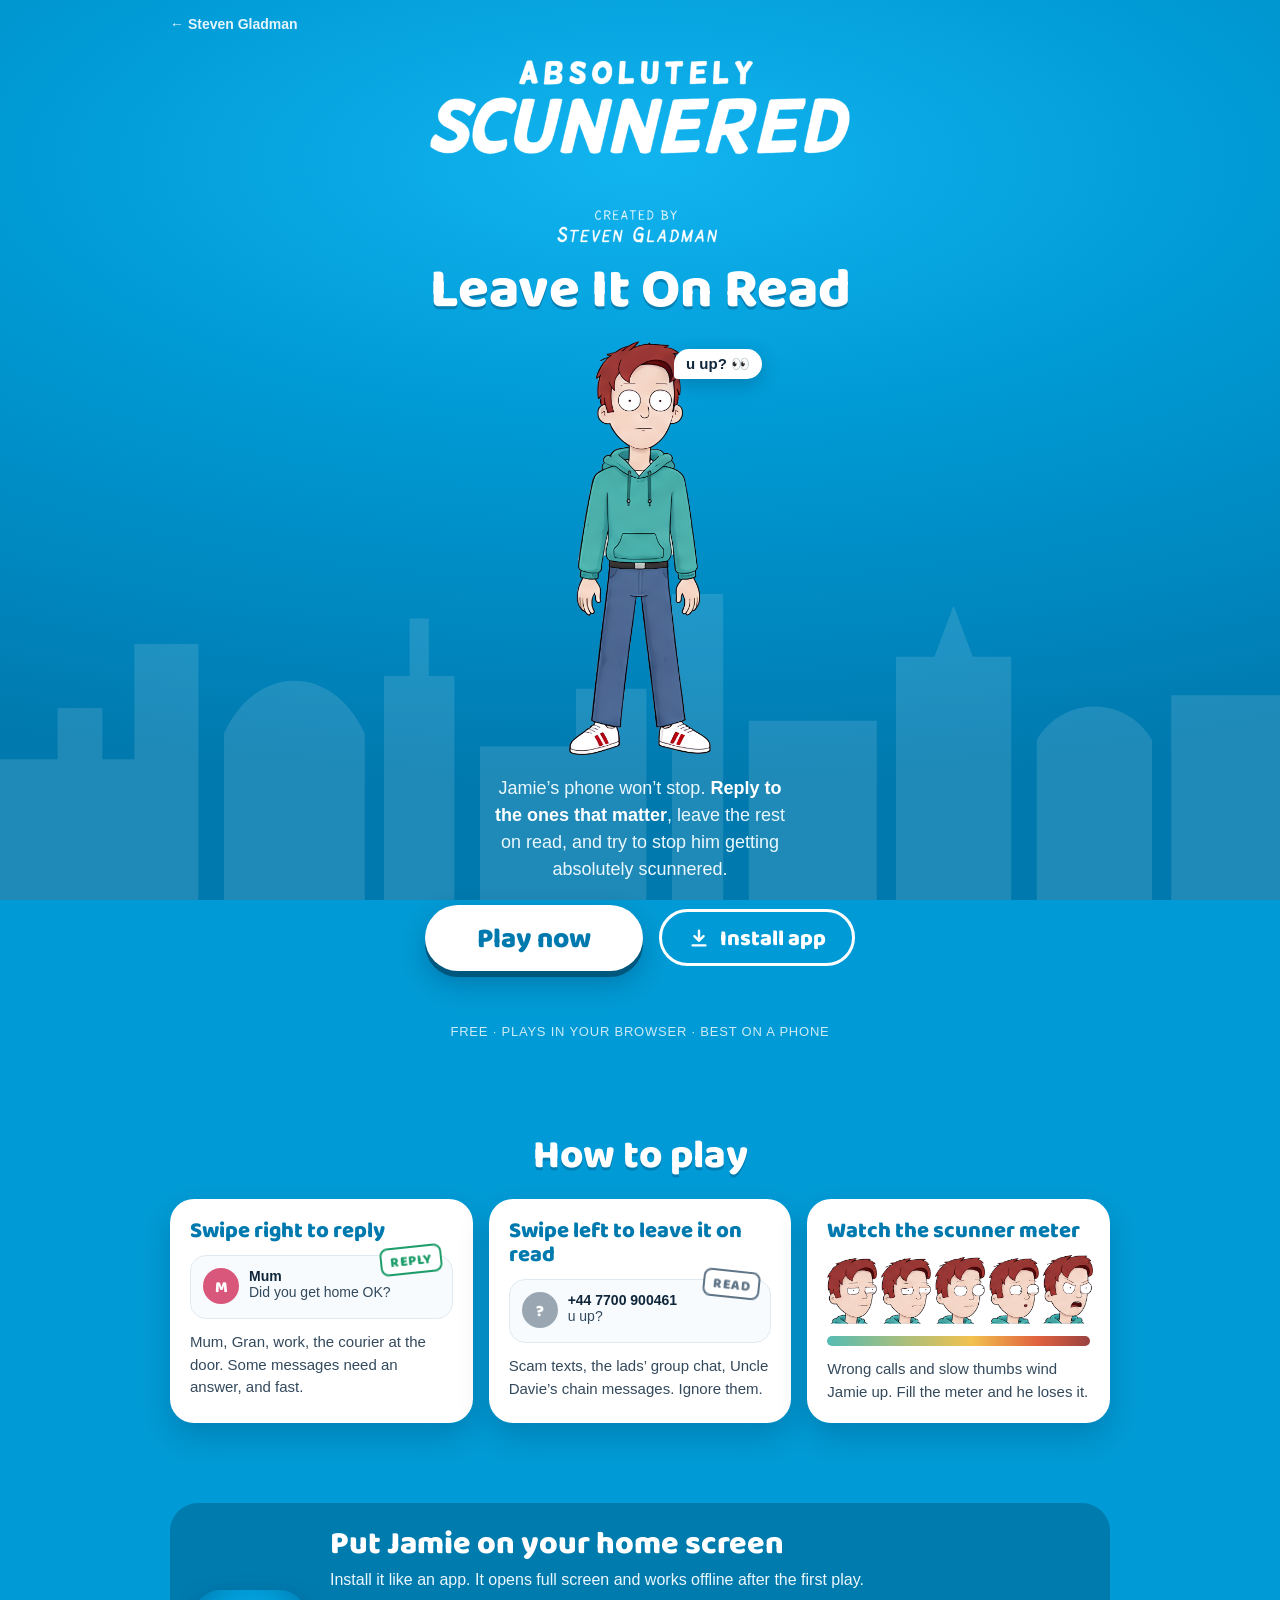
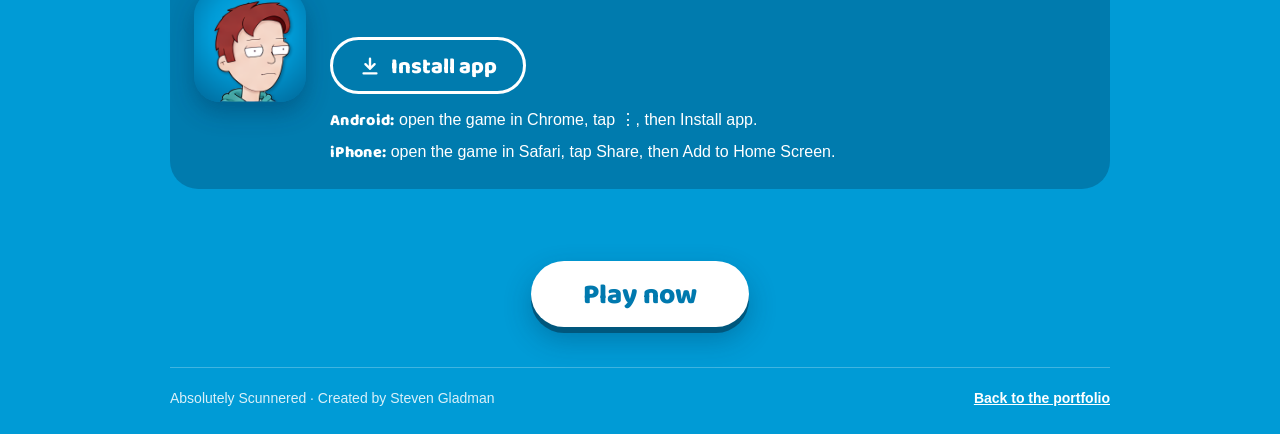
<file: absolutelyscunnered/index.html>
<!doctype html>
<html lang="en-GB">
<head>
  <meta charset="utf-8">
  <meta name="viewport" content="width=device-width, initial-scale=1, viewport-fit=cover">
  <title>Absolutely Scunnered | Leave It On Read</title>
  <meta name="description" content="Play Leave It On Read, a free swipe game starring Jamie from Absolutely Scunnered, the cartoon by Steven Gladman.">
  <meta name="theme-color" content="#009BD6">
  <meta property="og:title" content="Leave It On Read: an Absolutely Scunnered game">
  <meta property="og:description" content="Jamie's phone won't stop. Reply to the ones that matter, leave the rest on read.">
  <meta property="og:image" content="https://stevengladman.co.uk/absolutelyscunnered/icons/icon-512.png">
  <link rel="icon" href="icons/favicon-32.png" sizes="32x32" type="image/png">
  <link rel="apple-touch-icon" href="icons/apple-touch-icon.png">
  <link rel="manifest" href="manifest.webmanifest">
  <meta name="mobile-web-app-capable" content="yes">
  <meta name="apple-mobile-web-app-capable" content="yes">
  <meta name="apple-mobile-web-app-title" content="On Read">
  <link rel="preconnect" href="https://fonts.googleapis.com">
  <link rel="preconnect" href="https://fonts.gstatic.com" crossorigin>
  <link rel="stylesheet" href="https://fonts.googleapis.com/css2?family=Baloo+2:wght@600;800&display=swap">
  <style>
    /* Same world as the game's start screen: title-card blue, white rounded lettering,
       Jamie front and centre. Hero, then how to play, then install, then back to the portfolio. */
    :root {
      --sky: #009BD6;
      --sky-deep: #0079AE;
      --sky-night: #00577D;
      --ink: #10263A;
      --paper: #FFFFFF;
      --mist: #EAF8FF;
      --teal: #56BBB3;
      --hair: #9A4241;
      --muted: #5E7487;
      --ok: #1F9D6B;
      --warn: #FFE3A3;
      --font-display: "Baloo 2", "Arial Rounded MT Bold", "Trebuchet MS", system-ui, sans-serif;
      --font-text: -apple-system, BlinkMacSystemFont, "Segoe UI", Roboto, "Helvetica Neue", Arial, sans-serif;
      color-scheme: light;
    }
    * { box-sizing: border-box; }
    [hidden] { display: none !important; }
    html { scroll-behavior: smooth; }
    body {
      margin: 0;
      background: radial-gradient(120% 70% at 50% 18%, #12B4F0 0%, var(--sky) 40%, var(--sky-deep) 100%) var(--sky);
      background-attachment: fixed;
      color: var(--paper);
      font-family: var(--font-text);
      -webkit-tap-highlight-color: transparent;
    }
    img { max-width: 100%; }
    a { color: inherit; }
    a:focus-visible, button:focus-visible { outline: 3px solid var(--paper); outline-offset: 3px; border-radius: 8px; }

    .skyline { position: fixed; inset: auto 0 0 0; width: 100%; height: 34vh; opacity: .12; pointer-events: none; z-index: 0; }
    .wrap {
      position: relative; z-index: 1;
      max-width: 980px; margin: 0 auto;
      padding-left: max(20px, env(safe-area-inset-left, 0px));
      padding-right: max(20px, env(safe-area-inset-right, 0px));
    }

    /* ---------- Top bar ---------- */
    .topbar { display: flex; justify-content: space-between; align-items: center; gap: 12px; padding-top: max(16px, env(safe-area-inset-top, 0px)); font-size: 14px; }
    .topbar a { text-decoration: none; font-weight: 600; opacity: .9; }
    .topbar a:hover { opacity: 1; text-decoration: underline; text-underline-offset: 3px; }

    /* ---------- Hero ---------- */
    .hero { display: flex; flex-direction: column; align-items: center; text-align: center; gap: 14px; padding-block: 28px 56px; }
    .hero__logo { width: min(80%, 420px); height: auto; }
    .hero__game {
      margin: 6px 0 0; font-family: var(--font-display); font-weight: 800; line-height: 1;
      font-size: clamp(34px, 8vw, 56px); text-shadow: 0 3px 0 rgba(0, 60, 100, .35); text-wrap: balance;
    }
    .hero__fig { position: relative; height: clamp(260px, 46vh, 440px); margin-top: 8px; }
    .hero__body { display: block; height: 100%; width: auto; }
    .hero__blink { position: absolute; left: 31.538%; top: 10.665%; width: 43.654%; height: auto; opacity: 0; pointer-events: none; }
    .hero__blink.is-on { opacity: 1; }
    .hero__phone {
      position: absolute; left: 74%; top: 2%; white-space: nowrap;
      background: var(--paper); color: var(--ink); border-radius: 16px 16px 16px 4px;
      padding: 6px 12px; font-size: 15px; font-weight: 600;
      box-shadow: 0 6px 18px rgba(0, 40, 70, .25); animation: buzz 2.4s ease-in-out infinite;
    }
    .hero__lead { margin: 6px 0 0; max-width: 36ch; font-size: 18px; line-height: 1.5; color: var(--mist); text-wrap: pretty; }
    .hero__lead b { color: var(--paper); }
    .btn-play {
      display: inline-block; text-decoration: none; margin-top: 8px;
      border-radius: 999px; background: var(--paper); color: var(--sky-deep);
      font-family: var(--font-display); font-size: 28px; font-weight: 800; padding: 12px 52px 9px;
      box-shadow: 0 6px 0 var(--sky-night), 0 12px 28px rgba(0, 40, 70, .3);
      transition: transform .08s ease, box-shadow .08s ease;
    }
    .btn-play:hover { transform: translateY(-2px); box-shadow: 0 8px 0 var(--sky-night), 0 16px 32px rgba(0, 40, 70, .3); }
    .btn-play:active { transform: translateY(5px); box-shadow: 0 1px 0 var(--sky-night), 0 4px 12px rgba(0, 40, 70, .3); }
    .hero__actions { display: flex; flex-wrap: wrap; justify-content: center; align-items: center; gap: 14px 16px; margin-top: 8px; }
    .hero__actions .btn-play { margin-top: 0; }
    .btn-install {
      display: inline-flex; align-items: center; gap: 10px; cursor: pointer;
      border: 3px solid var(--paper); border-radius: 999px; background: transparent; color: var(--paper);
      font-family: var(--font-display); font-size: 22px; font-weight: 800; padding: 9px 26px 6px;
      transition: background .15s ease, color .15s ease, transform .08s ease;
    }
    .btn-install:hover { background: var(--paper); color: var(--sky-deep); }
    .btn-install:active { transform: scale(.97); }
    .btn-install svg { width: 22px; height: 22px; margin-top: -3px; }
    .install-note { margin: 0; min-height: 1.4em; font-size: 15px; font-weight: 600; color: var(--warn); }
    .sheet { position: fixed; inset: 0; z-index: 20; display: grid; place-items: end center; background: rgba(0, 25, 45, .55); padding: 16px; padding-bottom: max(16px, env(safe-area-inset-bottom, 0px)); }
    .sheet__card { width: 100%; max-width: 420px; background: var(--paper); color: var(--ink); border-radius: 24px; padding: 22px 22px 18px; box-shadow: 0 20px 40px rgba(0, 30, 60, .35); animation: rise .25s ease; }
    .sheet__card h2 { margin: 0 0 12px; font-family: var(--font-display); font-weight: 800; font-size: 24px; line-height: 1.1; color: var(--sky-deep); }
    .sheet__card ol { margin: 0 0 16px; padding-left: 22px; display: grid; gap: 10px; line-height: 1.45; }
    .sheet__card ol svg { width: 18px; height: 18px; vertical-align: -3px; color: #2E8BFF; }
    .sheet__close { width: 100%; border: 0; border-radius: 999px; background: var(--sky); color: var(--paper); font-family: var(--font-display); font-weight: 800; font-size: 19px; padding: 10px 0 7px; cursor: pointer; }
    @keyframes rise { from { transform: translateY(30px); opacity: 0; } }
    .hero__small { margin: 4px 0 0; font-size: 13px; letter-spacing: .06em; text-transform: uppercase; opacity: .8; }

    /* ---------- Sections ---------- */
    .section { padding-block: 40px; }
    .section__title {
      margin: 0 0 22px; text-align: center; font-family: var(--font-display); font-weight: 800;
      font-size: clamp(28px, 6vw, 40px); line-height: 1.05; text-shadow: 0 3px 0 rgba(0, 60, 100, .3); text-wrap: balance;
    }
    .steps { display: grid; grid-template-columns: repeat(3, minmax(0, 1fr)); gap: 16px; }
    .step { background: var(--paper); color: var(--ink); border-radius: 24px; padding: 20px; box-shadow: 0 14px 30px rgba(0, 40, 70, .22); display: flex; flex-direction: column; gap: 12px; min-width: 0; }
    .step h3 { margin: 0; font-family: var(--font-display); font-weight: 800; font-size: 22px; line-height: 1.1; color: var(--sky-deep); }
    .step p { margin: 0; font-size: 15px; line-height: 1.5; color: #33495C; }

    /* mini message card inside a step */
    .mini { position: relative; border: 1px solid #E1EAF0; border-radius: 16px; padding: 12px 12px 12px 58px; min-height: 64px; background: #F7FBFD; }
    .mini__av { position: absolute; left: 12px; top: 12px; width: 36px; height: 36px; border-radius: 50%; display: grid; place-items: center; color: var(--paper); font-family: var(--font-display); font-weight: 800; padding-top: 2px; }
    .mini__name { font-weight: 700; font-size: 14px; }
    .mini__text { font-size: 14px; color: #33495C; }
    .mini__stamp {
      position: absolute; right: 10px; top: -10px; padding: 2px 8px 0; border: 2px solid; border-radius: 8px; background: var(--paper);
      font-family: var(--font-display); font-weight: 800; font-size: 14px; letter-spacing: .04em; text-transform: uppercase;
    }
    .mini__stamp--reply { color: var(--ok); transform: rotate(-6deg); }
    .mini__stamp--read { color: var(--muted); transform: rotate(6deg); }

    .faces { display: flex; justify-content: space-between; align-items: flex-end; gap: 4px; }
    .faces img { width: 19%; height: auto; }
    .meter { height: 10px; border-radius: 999px; background: linear-gradient(90deg, var(--teal), #F2C14E 55%, #E0623F 80%, var(--hair)); }

    .install { display: grid; grid-template-columns: auto 1fr; gap: 24px; align-items: center; background: rgba(0, 50, 85, .3); border-radius: 28px; padding: 24px; }
    .install__icon { width: 112px; height: 112px; border-radius: 26px; box-shadow: 0 10px 24px rgba(0, 30, 60, .3); }
    .install h2 { margin: 0 0 6px; font-family: var(--font-display); font-weight: 800; font-size: clamp(24px, 5vw, 32px); line-height: 1.1; }
    .install p { margin: 0 0 12px; color: var(--mist); line-height: 1.5; }
    .install ul { margin: 0; padding: 0; list-style: none; display: grid; gap: 8px; }
    .install li { line-height: 1.45; }
    .install li b { font-family: var(--font-display); font-weight: 800; letter-spacing: .02em; }

    .cta { display: flex; flex-direction: column; align-items: center; gap: 10px; text-align: center; padding-block: 24px 40px; }

    .footer { border-top: 1px solid rgba(255, 255, 255, .25); padding-block: 22px max(28px, env(safe-area-inset-bottom, 0px)); display: flex; flex-wrap: wrap; justify-content: space-between; gap: 10px 20px; font-size: 14px; }
    .footer p { margin: 0; opacity: .85; }
    .footer a { font-weight: 600; }

    @keyframes buzz { 0%, 70%, 100% { transform: none; } 74% { transform: rotate(-5deg); } 78% { transform: rotate(5deg); } 82% { transform: rotate(-4deg); } 86% { transform: rotate(3deg); } }
    @media (prefers-reduced-motion: reduce) { *, *::before, *::after { animation: none !important; transition-duration: .01ms !important; } html { scroll-behavior: auto; } }
    @media (max-width: 760px) {
      .steps { grid-template-columns: minmax(0, 1fr); }
      .install { grid-template-columns: minmax(0, 1fr); justify-items: center; text-align: center; }
      .install ul { justify-items: center; }
      .hero__phone { font-size: 14px; }
    }
  </style>
</head>
<body>
  <svg class="skyline" viewBox="0 0 400 140" preserveAspectRatio="xMidYMax slice" aria-hidden="true">
    <path fill="#FFFFFF" d="M0 140V96h18V80h14v16h10V60h20v80zM70 140V88c10-22 34-22 44 0v52zM120 140V70h8V52h6v18h8v70zM150 140V92h30V74h22v66zM210 140V40h6V22h4v18h6v100zM234 140V84h40v56zM280 140V64h12l6-16 6 16h12v76zM324 140V90c8-14 28-14 36 0v50zM366 140V76h34v64z"/>
  </svg>

  <div class="wrap">
    <nav class="topbar" aria-label="Site">
      <a href="/">← Steven Gladman</a>
    </nav>

    <header class="hero">
      <img class="hero__logo" src="img/logo.png" width="689" height="300" alt="Absolutely Scunnered, created by Steven Gladman">
      <h1 class="hero__game">Leave It On Read</h1>
      <div class="hero__fig">
        <img class="hero__body" src="img/front.png" width="520" height="1519" alt="Jamie, the star of Absolutely Scunnered, standing with a flat, unimpressed look">
        <img class="hero__blink" id="blink" src="img/front-blink.png" width="227" height="112" alt="" aria-hidden="true">
        <span class="hero__phone" aria-hidden="true">u up? 👀</span>
      </div>
      <p class="hero__lead">Jamie’s phone won’t stop. <b>Reply to the ones that matter</b>, leave the rest on read, and try to stop him getting absolutely scunnered.</p>
      <div class="hero__actions">
        <a class="btn-play" href="play/">Play now</a>
        <button class="btn-install" type="button" data-install hidden>
          <svg viewBox="0 0 24 24" fill="none" stroke="currentColor" stroke-width="2.6" stroke-linecap="round" stroke-linejoin="round" aria-hidden="true"><path d="M12 4v11M7 10l5 5 5-5M5 20h14"/></svg>
          <span>Install app</span>
        </button>
      </div>
      <p class="install-note" data-install-note aria-live="polite"></p>
      <p class="hero__small">Free · Plays in your browser · Best on a phone</p>
    </header>

    <section class="section" aria-labelledby="how">
      <h2 class="section__title" id="how">How to play</h2>
      <div class="steps">
        <article class="step">
          <h3>Swipe right to reply</h3>
          <div class="mini">
            <span class="mini__av" style="background:#D9577A">M</span>
            <div class="mini__name">Mum</div>
            <div class="mini__text">Did you get home OK?</div>
            <span class="mini__stamp mini__stamp--reply">Reply</span>
          </div>
          <p>Mum, Gran, work, the courier at the door. Some messages need an answer, and fast.</p>
        </article>
        <article class="step">
          <h3>Swipe left to leave it on read</h3>
          <div class="mini">
            <span class="mini__av" style="background:#9AA7B3">?</span>
            <div class="mini__name">+44 7700 900461</div>
            <div class="mini__text">u up?</div>
            <span class="mini__stamp mini__stamp--read">Read</span>
          </div>
          <p>Scam texts, the lads’ group chat, Uncle Davie’s chain messages. Ignore them.</p>
        </article>
        <article class="step">
          <h3>Watch the scunner meter</h3>
          <div class="faces" aria-hidden="true">
            <img src="img/unimpressed.png" width="360" height="476" alt="">
            <img src="img/sideeye.png" width="360" height="476" alt="">
            <img src="img/eyeroll.png" width="360" height="476" alt="">
            <img src="img/sceptical.png" width="360" height="476" alt="">
            <img src="img/angry.png" width="346" height="479" alt="">
          </div>
          <div class="meter" aria-hidden="true"></div>
          <p>Wrong calls and slow thumbs wind Jamie up. Fill the meter and he loses it.</p>
        </article>
      </div>
    </section>

    <section class="section" aria-label="Install on your phone">
      <div class="install">
        <img class="install__icon" src="icons/icon-512.png" width="512" height="512" alt="Leave It On Read app icon showing Jamie">
        <div>
          <h2>Put Jamie on your home screen</h2>
          <p>Install it like an app. It opens full screen and works offline after the first play.</p>
          <p class="install-note" data-install-note aria-live="polite"></p>
          <button class="btn-install" type="button" data-install hidden style="margin-bottom:14px">
            <svg viewBox="0 0 24 24" fill="none" stroke="currentColor" stroke-width="2.6" stroke-linecap="round" stroke-linejoin="round" aria-hidden="true"><path d="M12 4v11M7 10l5 5 5-5M5 20h14"/></svg>
            <span>Install app</span>
          </button>
          <ul>
            <li><b>Android:</b> open the game in Chrome, tap ⋮, then Install app.</li>
            <li><b>iPhone:</b> open the game in Safari, tap Share, then Add to Home Screen.</li>
          </ul>
        </div>
      </div>
    </section>

    <div class="cta">
      <a class="btn-play" href="play/">Play now</a>
    </div>

    <div class="sheet" id="installSheet" hidden role="dialog" aria-modal="true" aria-labelledby="installTitle">
      <div class="sheet__card">
        <h2 id="installTitle">Add Jamie to your phone</h2>
        <ol id="installSteps"></ol>
        <button class="sheet__close" type="button" id="installClose">Got it</button>
      </div>
    </div>

    <footer class="footer">
      <p>Absolutely Scunnered · Created by Steven Gladman</p>
      <a href="/">Back to the portfolio</a>
    </footer>
  </div>

  <script>
    // Install button. Where the browser offers its own install prompt (Chrome, Edge,
    // Samsung Internet) the button uses it. Everywhere else, including iPhones, which
    // can't be prompted, it opens steps for that browser.
    (() => {
      const buttons = [...document.querySelectorAll('[data-install]')];
      const notes = [...document.querySelectorAll('[data-install-note]')];
      const sheet = document.getElementById('installSheet');
      const ua = navigator.userAgent;
      const isIOS = /iphone|ipad|ipod/i.test(ua) || (navigator.platform === 'MacIntel' && navigator.maxTouchPoints > 1);
      const isAndroid = /android/i.test(ua);
      const inApp = /FBAN|FBAV|Instagram|Line\/|Snapchat|musical_ly|BytedanceWebview|GSA\/|; wv\)/i.test(ua);
      const installed = () => window.matchMedia('(display-mode: standalone)').matches || navigator.standalone === true;
      let deferred = null;
      const show = (on) => buttons.forEach((b) => { b.hidden = !on; });
      const note = (t) => notes.forEach((n) => { n.textContent = t; });

      const SHARE = '<svg viewBox="0 0 24 24" fill="none" stroke="currentColor" stroke-width="2" stroke-linecap="round" stroke-linejoin="round" aria-hidden="true"><path d="M12 3v12M8 7l4-4 4 4"/><path d="M6 11H5a1 1 0 0 0-1 1v8a1 1 0 0 0 1 1h14a1 1 0 0 0 1-1v-8a1 1 0 0 0-1-1h-1"/></svg>';
      function steps() {
        if (inApp) return ['Open this page in your phone’s browser',
          ['Tap the <b>⋯</b> or <b>⋮</b> menu in this app.', 'Choose <b>Open in browser</b> (or Open in Chrome / Safari).', 'Tap <b>Install app</b> again on the page that opens.']];
        if (isIOS) return ['Add Jamie to your iPhone',
          [`Tap the <b>Share</b> button ${SHARE}. It’s at the bottom in Safari, or by the address bar in Chrome.`, 'Scroll down and tap <b>Add to Home Screen</b>.', 'Tap <b>Add</b>. Jamie’s icon appears on your home screen.']];
        if (/SamsungBrowser/i.test(ua)) return ['Add Jamie to your phone',
          ['Tap the <b>☰</b> menu at the bottom of the screen.', 'Tap <b>Add page to</b>, then <b>Home screen</b>.', 'Tap <b>Add</b>. Jamie’s icon appears on your home screen.']];
        if (isAndroid && /Firefox/i.test(ua)) return ['Add Jamie to your phone',
          ['Tap the <b>⋮</b> menu.', 'Tap <b>Install</b> (or <b>Add to Home screen</b>).', 'Confirm, and Jamie’s icon appears on your home screen.']];
        if (isAndroid) return ['Add Jamie to your phone',
          ['Tap the <b>⋮</b> menu at the top right.', 'Tap <b>Install app</b> (or <b>Add to Home screen</b>).', 'Tap <b>Install</b>. Jamie’s icon appears on your home screen.']];
        if (/Edg\//.test(ua)) return ['Install Jamie on this computer',
          ['Click the <b>⋯</b> menu at the top right.', 'Choose <b>Apps</b>, then <b>Install this site as an app</b>.']];
        if (/Chrome\//.test(ua)) return ['Install Jamie on this computer',
          ['Click the install icon at the right of the address bar, or open the <b>⋮</b> menu.', 'Choose <b>Install</b> (in the menu: <b>Cast, save and share → Install page as app</b>).']];
        if (/Safari\//.test(ua) && /Macintosh/.test(ua)) return ['Add Jamie to your Dock',
          ['In Safari’s menu bar, click <b>File</b>.', 'Choose <b>Add to Dock</b>.']];
        return ['Play it on your phone', ['This browser can’t install apps. Open this page on your phone, or in Chrome or Edge, to install it.']];
      }
      function openSheet() {
        const [title, list] = steps();
        document.getElementById('installTitle').textContent = title;
        document.getElementById('installSteps').innerHTML = list.map((li) => `<li>${li}</li>`).join('');
        sheet.hidden = false;
        document.getElementById('installClose').focus();
      }

      if (installed()) { note('You’ve got the app. Tap Play now to start.'); return; }
      show(true);

      window.addEventListener('beforeinstallprompt', (e) => { e.preventDefault(); deferred = e; });
      window.addEventListener('appinstalled', () => { deferred = null; show(false); note('Installed! Look for Jamie on your home screen.'); });

      buttons.forEach((b) => b.addEventListener('click', async () => {
        if (!deferred) return openSheet();
        const prompt = deferred; deferred = null;   // a prompt can only be shown once
        prompt.prompt();
        const { outcome } = await prompt.userChoice;
        if (outcome !== 'accepted') note('No problem. Tap Install app again any time for the steps.');
      }));
      const close = () => { sheet.hidden = true; };
      document.getElementById('installClose').addEventListener('click', close);
      sheet.addEventListener('click', (e) => { if (e.target === sheet) close(); });
      document.addEventListener('keydown', (e) => { if (e.key === 'Escape') close(); });
    })();

    if ('serviceWorker' in navigator && location.protocol !== 'file:') {
      window.addEventListener('load', () => { navigator.serviceWorker.register('sw.js').catch(() => {}); });
    }
  </script>
  <script>
    // Jamie blinks every few seconds, now and then twice.
    (() => {
      const el = document.getElementById('blink');
      const calm = window.matchMedia('(prefers-reduced-motion: reduce)');
      const once = (then) => {
        el.classList.add('is-on');
        setTimeout(() => { el.classList.remove('is-on'); if (then) setTimeout(then, 140); }, 120);
      };
      (function loop() {
        setTimeout(() => {
          if (!calm.matches && !document.hidden) once(Math.random() < 0.25 ? () => once() : null);
          loop();
        }, 2200 + Math.random() * 3800);
      })();
    })();
  </script>
</body>
</html>
</file>
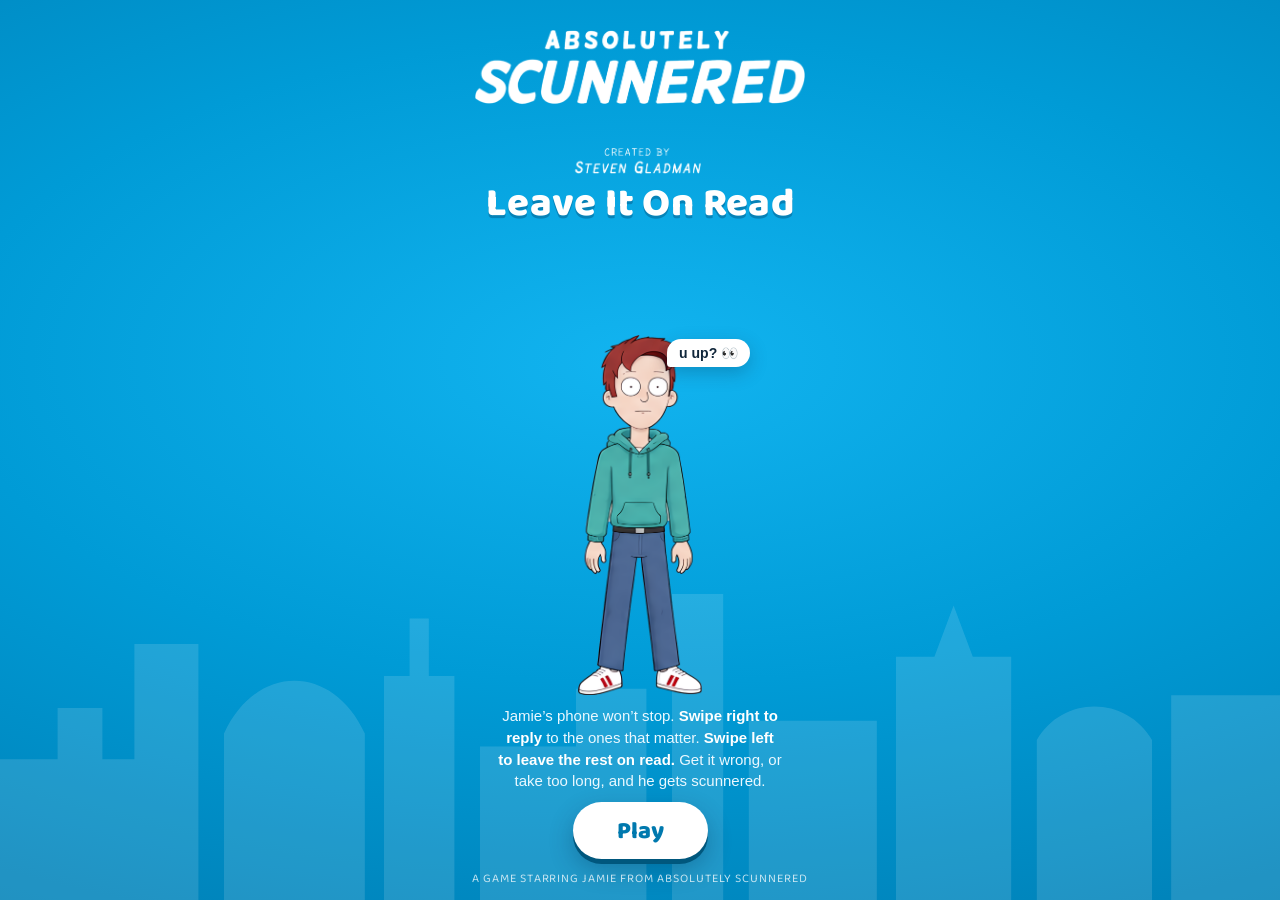
<file: absolutelyscunnered/play/index.html>
<!DOCTYPE html>
<html lang="en-GB">
<head>
<meta charset="utf-8">
<meta name="viewport" content="width=device-width, initial-scale=1, viewport-fit=cover">
<title>Leave It On Read</title>
<meta name="claude:viewport-fit-sides" content="cover">
<meta name="description" content="Leave It On Read: a swipe game starring Jamie from Absolutely Scunnered by Steven Gladman.">
<meta name="theme-color" content="#009BD6">
<!-- pwa -->
<link rel="manifest" href="../manifest.webmanifest">
<link rel="icon" href="../icons/favicon-32.png" sizes="32x32" type="image/png">
<link rel="apple-touch-icon" href="../icons/apple-touch-icon.png">
<meta name="mobile-web-app-capable" content="yes">
<meta name="apple-mobile-web-app-capable" content="yes">
<meta name="apple-mobile-web-app-title" content="On Read">
<meta name="apple-mobile-web-app-status-bar-style" content="black-translucent">
<!-- /pwa -->
<link rel="preconnect" href="https://fonts.googleapis.com">
<link rel="preconnect" href="https://fonts.gstatic.com" crossorigin>
<link rel="stylesheet" href="https://fonts.googleapis.com/css2?family=Baloo+2:wght@600;800&display=swap">
<style>
  /* Layout: one portrait screen. Score + scunner meter on top, Jamie in the middle reacting,
     the incoming message card under him, swipe/tap controls at the bottom. Single brand look
     (the show's title-card blue), deliberately not theme-switched. */
  :root {
    --sky: #009BD6;        /* logo background */
    --sky-deep: #0079AE;
    --ink: #10263A;        /* text on white */
    --paper: #FFFFFF;
    --teal: #56BBB3;       /* Jamie's hoodie */
    --denim: #4C6897;      /* Jamie's jeans */
    --hair: #9A4241;       /* Jamie's hair, used for "angry" */
    --muted: #5E7487;
    --ok: #1F9D6B;
    --font-display: "Baloo 2", "Arial Rounded MT Bold", "Trebuchet MS", system-ui, sans-serif;
    --font-text: -apple-system, BlinkMacSystemFont, "Segoe UI", Roboto, "Helvetica Neue", Arial, sans-serif;
    color-scheme: light;
  }
  * { box-sizing: border-box; }
  html, body { height: 100%; margin: 0; overscroll-behavior: none; }
  body {
    background: radial-gradient(120% 80% at 50% 40%, #12B4F0 0%, var(--sky) 45%, var(--sky-deep) 100%) var(--sky);
    color: var(--paper);
    font-family: var(--font-display);
    overflow: hidden;
    touch-action: manipulation;
    -webkit-tap-highlight-color: transparent;
    user-select: none;
    -webkit-user-select: none;
  }
  img { max-width: 100%; -webkit-user-drag: none; }
  button { font: inherit; color: inherit; }
  button:focus-visible { outline: 3px solid var(--paper); outline-offset: 3px; }

  .skyline {
    position: fixed; inset: auto 0 0 0; height: 34vh; width: 100%;
    opacity: .13; pointer-events: none; z-index: 0;
  }

  .app {
    position: relative; z-index: 1;
    height: 100%; max-width: 460px; margin: 0 auto;
    padding-left: max(16px, env(safe-area-inset-left, 0px));
    padding-right: max(16px, env(safe-area-inset-right, 0px));
    padding-block: 12px;
  }
  /* Installed app: content runs under the phone's status bar, so clear it. */
  @media (display-mode: standalone) {
    .app {
      padding-top: max(12px, env(safe-area-inset-top, 0px));
      padding-bottom: max(12px, env(safe-area-inset-bottom, 0px));
    }
  }
  .screen { height: 100%; display: flex; flex-direction: column; }
  .screen[hidden] { display: none !important; }

  /* ---------- Title ---------- */
  .title { align-items: center; justify-content: space-between; text-align: center; gap: 10px; }
  .title__logo { width: min(78%, 330px); height: auto; margin-top: 2vh; }
  .title__game {
    margin: 0; font-size: clamp(30px, 9vw, 40px); line-height: 1; font-weight: 800;
    letter-spacing: .01em; text-shadow: 0 3px 0 rgba(0, 60, 100, .35); text-wrap: balance;
  }
  .title__jamie { flex: 1 1 auto; min-height: 0; display: flex; align-items: flex-end; justify-content: center; position: relative; }
  .title__fig { position: relative; height: 40vh; max-height: 100%; }
  .title__body { display: block; height: 100%; width: auto; }
  /* Closed-eye patch laid exactly over his eyes; positions are percentages of front.png. */
  .title__blink { position: absolute; left: 31.538%; top: 10.665%; width: 43.654%; height: auto; opacity: 0; pointer-events: none; }
  .title__blink.is-on { opacity: 1; }
  .title__phone {
    position: absolute; left: 72%; top: 1%; white-space: nowrap;
    background: var(--paper); color: var(--ink); border-radius: 16px 16px 16px 4px;
    padding: 6px 12px; font-family: var(--font-text); font-size: 14px; font-weight: 600;
    box-shadow: 0 6px 18px rgba(0, 40, 70, .25); animation: buzz 2.4s ease-in-out infinite;
  }
  .title__how { margin: 0; max-width: 34ch; font-family: var(--font-text); font-size: 15px; line-height: 1.45; color: #EAF8FF; text-wrap: pretty; }
  .title__how b { color: var(--paper); }
  .title__best { margin: 0; font-size: 15px; opacity: .85; font-variant-numeric: tabular-nums; }
  .btn-play {
    border: 0; border-radius: 999px; background: var(--paper); color: var(--sky-deep);
    font-size: 24px; font-weight: 800; padding: 10px 44px 8px; cursor: pointer;
    box-shadow: 0 5px 0 #00577D, 0 10px 24px rgba(0, 40, 70, .3);
    transition: transform .08s ease, box-shadow .08s ease;
  }
  .btn-play:active { transform: translateY(4px); box-shadow: 0 1px 0 #00577D, 0 4px 12px rgba(0, 40, 70, .3); }
  .credit { margin: 0; font-size: 12px; letter-spacing: .08em; text-transform: uppercase; opacity: .75; }

  /* ---------- Game HUD ---------- */
  .game { gap: 10px; }
  .hud { display: grid; grid-template-columns: 1fr auto auto; align-items: center; gap: 4px 12px; }
  .hud__sound {
    width: 40px; height: 40px; border: 0; border-radius: 50%; display: grid; place-items: center; cursor: pointer;
    background: rgba(0, 50, 85, .35); color: var(--paper);
  }
  .hud__sound svg { width: 22px; height: 22px; }
  .hud__sound .is-off, .hud__sound[aria-pressed="true"] .is-on { display: none; }
  .hud__sound[aria-pressed="true"] .is-off { display: block; }
  .hud__score { font-size: 30px; font-weight: 800; line-height: 1; font-variant-numeric: tabular-nums; text-shadow: 0 2px 0 rgba(0, 60, 100, .35); }
  .hud__streak { font-size: 15px; font-weight: 800; background: var(--paper); color: var(--sky-deep); border-radius: 999px; padding: 2px 10px 0; transition: transform .15s ease; }
  .hud__streak[data-on="0"] { opacity: 0; }
  .meter { grid-column: 1 / -1; }
  .meter__label { display: flex; justify-content: space-between; font-size: 12px; letter-spacing: .1em; text-transform: uppercase; opacity: .9; }
  .meter__track { height: 14px; border-radius: 999px; background: rgba(0, 50, 85, .35); overflow: hidden; box-shadow: inset 0 2px 3px rgba(0, 30, 60, .3); }
  .meter__fill {
    height: 100%; width: 0%; border-radius: inherit;
    background: linear-gradient(90deg, var(--teal), #F2C14E 55%, #E0623F 80%, var(--hair));
    background-size: 460px 100%; transition: width .35s cubic-bezier(.3, 1.4, .5, 1);
  }
  .meter.is-hot .meter__track { animation: shake .35s linear infinite; }

  /* ---------- Stage: Jamie + card ---------- */
  .stage { flex: 1 1 auto; min-height: 0; display: flex; flex-direction: column; align-items: center; justify-content: center; }
  .jamie { position: relative; height: clamp(120px, 23vh, 200px); aspect-ratio: 135 / 180; flex: none; z-index: 3; margin-bottom: -10px; }
  .jamie img { position: absolute; inset: 0; width: 100%; height: 100%; object-fit: contain; object-position: bottom center; }
  .jamie.is-jolt { animation: jolt .4s ease; }
  .bubble {
    position: absolute; left: 92%; top: 8%; white-space: nowrap;
    background: var(--paper); color: var(--ink); font-family: var(--font-text); font-weight: 600; font-size: 15px;
    padding: 6px 12px; border-radius: 16px 16px 16px 4px; box-shadow: 0 6px 16px rgba(0, 40, 70, .25);
    opacity: 0; transform: scale(.6); transform-origin: 0 100%; transition: opacity .15s ease, transform .2s cubic-bezier(.3, 1.6, .5, 1);
  }
  .bubble.is-on { opacity: 1; transform: scale(1); }
  .bubble--sent { background: #2E8BFF; color: var(--paper); }
  .bubble--zzz { background: transparent; box-shadow: none; color: var(--paper); font-family: var(--font-display); font-size: 24px; font-weight: 800; }

  .deck { position: relative; width: 100%; flex: none; height: clamp(180px, 30vh, 260px); }
  .card, .card-ghost {
    position: absolute; left: 0; right: 0; top: 0; margin: 0 auto; width: 100%;
    background: var(--paper); color: var(--ink); border-radius: 24px;
    box-shadow: 0 14px 30px rgba(0, 40, 70, .28);
  }
  .card-ghost { height: 100%; transform: translateY(12px) scale(.94); opacity: .55; }
  .card {
    height: 100%; display: flex; flex-direction: column; padding: 18px 18px 0;
    font-family: var(--font-text); touch-action: none; cursor: grab; overflow: hidden;
    will-change: transform;
  }
  .card.is-in { animation: cardIn .28s cubic-bezier(.2, 1.3, .5, 1); }
  .card.is-dragging { cursor: grabbing; }
  .card__head { display: flex; align-items: center; gap: 12px; }
  .avatar {
    width: 46px; height: 46px; flex: none; border-radius: 50%; display: grid; place-items: center;
    font-family: var(--font-display); font-weight: 800; font-size: 19px; color: var(--paper); padding-top: 3px;
  }
  .card__who { min-width: 0; }
  .card__name { font-weight: 700; font-size: 17px; line-height: 1.2; overflow: hidden; text-overflow: ellipsis; white-space: nowrap; }
  .card__meta { font-size: 13px; color: var(--muted); }
  .card__text {
    flex: 1 1 auto; min-height: 0; margin: 14px 0 0; font-size: clamp(18px, 5.2vw, 22px); line-height: 1.35;
    overflow-wrap: anywhere; text-wrap: pretty; overflow: hidden;
  }
  .card__timer { height: 6px; margin: 0 -18px; background: #E5EEF4; flex: none; }
  .card__timer span { display: block; height: 100%; width: 100%; background: var(--sky); transform-origin: 0 50%; }
  .card__timer.is-low span { background: #E0623F; }
  .stamp {
    position: absolute; top: 22px; padding: 4px 10px 0; border: 3px solid; border-radius: 10px;
    font-family: var(--font-display); font-weight: 800; font-size: 22px; letter-spacing: .04em; text-transform: uppercase;
    opacity: 0; pointer-events: none; background: rgba(255, 255, 255, .9);
  }
  .stamp--read { right: 16px; color: var(--muted); transform: rotate(8deg); }
  .stamp--reply { left: 16px; color: var(--ok); transform: rotate(-8deg); }

  .toast {
    min-height: 3.2em; margin: 14px 0 0; max-width: 34ch; text-align: center;
    font-family: var(--font-text); font-size: 15px; line-height: 1.4; font-weight: 600; color: var(--paper);
    text-wrap: balance; transition: opacity .2s ease;
  }
  .toast.is-bad { color: #FFE3A3; }

  .controls { display: grid; grid-template-columns: 1fr 1fr; gap: 12px; }
  .ctl {
    border: 0; border-radius: 18px; padding: 12px 8px 9px; cursor: pointer;
    font-size: 18px; font-weight: 800; line-height: 1.1; display: flex; flex-direction: column; align-items: center; gap: 2px;
    transition: transform .08s ease;
  }
  .ctl:active { transform: scale(.96); }
  .ctl small { font-family: var(--font-text); font-size: 12px; font-weight: 600; opacity: .8; }
  .ctl--read { background: rgba(0, 50, 85, .4); color: var(--paper); }
  .ctl--reply { background: var(--paper); color: var(--sky-deep); }

  /* ---------- Game over ---------- */
  .over { align-items: center; justify-content: center; text-align: center; gap: 14px; }
  .over__face { height: 26vh; max-height: 200px; width: auto; animation: rant .5s ease-in-out infinite alternate; }
  .over__title { margin: 0; line-height: 0; }
  .over__title img { width: min(82%, 330px); height: auto; }
  .over__why { margin: 0; max-width: 32ch; font-family: var(--font-text); font-size: 15px; line-height: 1.45; color: #FFE3A3; font-weight: 600; text-wrap: balance; }
  .stats { display: grid; grid-template-columns: repeat(3, 1fr); gap: 10px; width: 100%; max-width: 360px; margin: 6px 0; }
  .stat { background: rgba(0, 50, 85, .3); border-radius: 16px; padding: 10px 6px 8px; }
  .stat b { display: block; font-size: 28px; line-height: 1; font-variant-numeric: tabular-nums; }
  .stat span { font-size: 12px; letter-spacing: .08em; text-transform: uppercase; opacity: .85; }
  .over__new { margin: 0; font-size: 18px; font-weight: 800; color: #FFE3A3; }

  @keyframes cardIn { from { transform: translateY(40px) scale(.9); opacity: 0; } }
  @keyframes jolt { 0%, 100% { transform: none; } 30% { transform: translateY(-10px) rotate(-3deg); } 60% { transform: translateY(2px) rotate(2deg); } }
  @keyframes shake { 0%, 100% { transform: none; } 25% { transform: translateX(-2px); } 75% { transform: translateX(2px); } }
  @keyframes buzz { 0%, 70%, 100% { transform: none; } 74% { transform: rotate(-5deg); } 78% { transform: rotate(5deg); } 82% { transform: rotate(-4deg); } 86% { transform: rotate(3deg); } }
  @keyframes rant { from { transform: rotate(-3deg) scale(1); } to { transform: rotate(3deg) scale(1.04); } }
  @media (prefers-reduced-motion: reduce) {
    *, *::before, *::after { animation: none !important; transition-duration: .01ms !important; }
  }
  @media (max-height: 640px) {
    .title__fig { height: 30vh; }
    .title__how { font-size: 14px; }
    .deck { height: 170px; }
    .jamie { height: 110px; }
    .toast { margin-top: 8px; }
  }
</style>
</head>
<body>
<svg class="skyline" viewBox="0 0 400 140" preserveAspectRatio="xMidYMax slice" aria-hidden="true">
  <path fill="#FFFFFF" d="M0 140V96h18V80h14v16h10V60h20v80zM70 140V88c10-22 34-22 44 0v52zM120 140V70h8V52h6v18h8v70zM150 140V92h30V74h22v66zM210 140V40h6V22h4v18h6v100zM234 140V84h40v56zM280 140V64h12l6-16 6 16h12v76zM324 140V90c8-14 28-14 36 0v50zM366 140V76h34v64z"/>
</svg>

<main class="app">
  <!-- Title -->
  <section class="screen title" id="title">
    <img class="title__logo" src="../img/logo.png" width="689" height="300" alt="Absolutely Scunnered, created by Steven Gladman">
    <h1 class="title__game">Leave It On Read</h1>
    <div class="title__jamie">
      <div class="title__fig">
        <img class="title__body" src="../img/front.png" width="520" height="1519" alt="Jamie, standing with a flat, unimpressed look">
        <img class="title__blink" id="blink" src="../img/front-blink.png" width="227" height="112" alt="" aria-hidden="true">
        <span class="title__phone" aria-hidden="true">u up? 👀</span>
      </div>
    </div>
    <p class="title__how">Jamie’s phone won’t stop. <b>Swipe right to reply</b> to the ones that matter. <b>Swipe left to leave the rest on read.</b> Get it wrong, or take too long, and he gets scunnered.</p>
    <p class="title__best" id="titleBest" hidden></p>
    <button class="btn-play" id="playBtn" type="button">Play</button>
    <p class="credit">A game starring Jamie from Absolutely Scunnered</p>
  </section>

  <!-- Game -->
  <section class="screen game" id="game" hidden>
    <div class="hud">
      <div class="hud__score" id="score" aria-live="polite">0</div>
      <div class="hud__streak" id="streak" data-on="0">x1</div>
      <button class="hud__sound" id="soundBtn" type="button" aria-pressed="false" aria-label="Mute sound">
        <svg class="is-on" viewBox="0 0 24 24" fill="none" stroke="currentColor" stroke-width="2.2" stroke-linecap="round" stroke-linejoin="round" aria-hidden="true"><path d="M4 9v6h4l5 4V5L8 9H4z" fill="currentColor"/><path d="M16.5 8.5a5 5 0 0 1 0 7M19 6a8.5 8.5 0 0 1 0 12"/></svg>
        <svg class="is-off" viewBox="0 0 24 24" fill="none" stroke="currentColor" stroke-width="2.2" stroke-linecap="round" stroke-linejoin="round" aria-hidden="true"><path d="M4 9v6h4l5 4V5L8 9H4z" fill="currentColor"/><path d="M17 9l5 6M22 9l-5 6"/></svg>
      </button>
      <div class="meter" id="meter">
        <div class="meter__label"><span>Scunner meter</span><span id="meterPct">0%</span></div>
        <div class="meter__track" role="meter" aria-label="Scunner meter" aria-valuemin="0" aria-valuemax="100" aria-valuenow="0" id="meterTrack">
          <div class="meter__fill" id="meterFill"></div>
        </div>
      </div>
    </div>

    <div class="stage">
      <div class="jamie" id="jamie">
        <img id="jamieFace" src="../img/unimpressed.png" width="360" height="476" alt="Jamie looks unimpressed">
        <div class="bubble" id="bubble" aria-live="polite"></div>
      </div>
      <div class="deck" id="deck">
        <div class="card-ghost" aria-hidden="true"></div>
      </div>
      <p class="toast" id="toast" aria-live="polite"></p>
    </div>

    <div class="controls">
      <button class="ctl ctl--read" id="btnRead" type="button">← Leave on read<small>Swipe left</small></button>
      <button class="ctl ctl--reply" id="btnReply" type="button">Reply →<small>Swipe right</small></button>
    </div>
  </section>

  <!-- Game over -->
  <section class="screen over" id="over" hidden>
    <img class="over__face" src="../img/angry.png" width="346" height="479" alt="Jamie, mid angry rant">
    <h2 class="over__title"><img src="../img/logo-wordmark.png" width="689" height="157" alt="Absolutely Scunnered"></h2>
    <p class="over__why" id="overWhy"></p>
    <div class="stats">
      <div class="stat"><b id="stScore">0</b><span>Score</span></div>
      <div class="stat"><b id="stHandled">0</b><span>Handled</span></div>
      <div class="stat"><b id="stBest">0</b><span>Best</span></div>
    </div>
    <p class="over__new" id="overNew" hidden>New best score!</p>
    <button class="btn-play" id="againBtn" type="button">Go again</button>
  </section>
</main>

<script>
(() => {
  // ---------- Content ----------
  // ans: "reply" = it matters, "read" = leave it on read.
  // bad: what happens when Jamie gets it wrong. say: what Jamie sends back when he replies.
  const P = {
    mum:    { name: 'Mum', av: 'M', col: '#D9577A' },
    gran:   { name: 'Gran', av: 'G', col: '#8D6CC8' },
    boss:   { name: 'Lorraine (Work)', av: 'L', col: '#384F73' },
    kev:    { name: 'Kev', av: 'K', col: '#E08A2E' },
    kirsty: { name: 'Kirsty (sister)', av: 'K', col: '#2FA38F' },
    court:  { name: 'Courier', av: '📦', col: '#6A7B8C' },
    dent:   { name: 'Smile Dental', av: '🦷', col: '#3FA7D6' },
    land:   { name: 'Landlord', av: '🏠', col: '#7A6A58' },
    unk:    { name: '+44 7700 900461', av: '?', col: '#9AA7B3' },
    lads:   { name: 'Lads 🍻 (14)', av: '👥', col: '#5B6BD6' },
    fam:    { name: 'Family Chat (Uncle Davie)', av: '👥', col: '#C25B47' },
    ex:     { name: 'Caitlin', av: 'C', col: '#B04C8F' },
    gym:    { name: 'FitZone', av: '💪', col: '#E05555' },
    pizza:  { name: 'Pizza Palace', av: '🍕', col: '#D9822B' },
    gary:   { name: 'Gary (school)', av: 'G', col: '#5A9E4B' },
    survey: { name: 'Feedback Team', av: '★', col: '#9AA7B3' },
    bank:   { name: 'Your Bank', av: '£', col: '#2E6F9E' },
  };
  const DECK = [
    // Reply to these
    { p: 'mum', text: 'Are you coming for your tea on Sunday? Yes or no.', ans: 'reply', say: 'Aye 👍', bad: 'Mum has phoned Gran to ask if you’re still alive.' },
    { p: 'mum', text: 'Did you get home OK?', ans: 'reply', say: 'Yes Mum', bad: 'Mum is now phoning round the hospitals.' },
    { p: 'mum', text: 'Your dad wants to know how to get the telly back on.', ans: 'reply', say: 'Press Source', bad: 'Your dad has unplugged everything. It’s worse now.' },
    { p: 'gran', text: 'HELLO JAMIE IT IS GRAN. HOW DO I TURN THE CAPITALS OFF', ans: 'reply', say: 'Caps lock Gran x', bad: 'Gran’s telling the whole church you’ve stopped speaking to her.' },
    { p: 'gran', text: 'I’ve put a fiver in a card for you. Are you coming round?', ans: 'reply', say: 'Tomorrow Gran x', bad: 'The fiver has gone to your cousin Ross.' },
    { p: 'boss', text: 'Can you cover Saturday? Just say if not.', ans: 'reply', say: 'Can’t, sorry', bad: 'You didn’t say no, so Lorraine put you down for Saturday.' },
    { p: 'boss', text: 'Need those figures before 9. Can you send them?', ans: 'reply', say: 'Sending now', bad: 'Your name came up in a meeting. Not in a good way.' },
    { p: 'court', text: 'I’m outside. Is anyone in?', ans: 'reply', say: 'Coming now!', bad: 'Your parcel has been left “in a safe place”. It’s the wheelie bin.' },
    { p: 'dent', text: 'Reply Y to confirm your appointment tomorrow at 8:40.', ans: 'reply', say: 'Y', bad: 'Appointment cancelled. The next one is in March.' },
    { p: 'land', text: 'Boiler engineer is coming Thursday. OK to let him in?', ans: 'reply', say: 'Yes, that’s fine', bad: 'No hot water until the end of the month.' },
    { p: 'kev', text: 'Found your wallet in my car', ans: 'reply', say: 'LEGEND', bad: 'Kev has spent the contents of your wallet on a kebab.' },
    { p: 'kev', text: 'I’m outside the cinema, where are you??', ans: 'reply', say: '2 mins', bad: 'Kev went in without you. He’s texting you spoilers.' },
    { p: 'kirsty', text: 'It’s Dad’s birthday tomorrow. You chipping in for the present?', ans: 'reply', say: 'Aye, put me down', bad: 'The card now says “Love from Kirsty”. Just Kirsty.' },
    { p: 'kirsty', text: 'Can you pick me up from the station? I’m soaked.', ans: 'reply', say: 'On my way', bad: 'Kirsty walked home in the rain. Mum knows.' },
    // Leave these on read
    { p: 'unk', text: 'Hey! Is this still Dave’s number?', ans: 'read', bad: 'You’re now three hours into a chat with a stranger looking for Dave.' },
    { p: 'unk', text: 'Your parcel couldn’t be delivered. Pay £1.45 here: parcel-redelivery.biz', ans: 'read', bad: 'That was a scam. Your bank card is now on holiday without you.' },
    { p: 'unk', text: 'u up?', ans: 'read', bad: 'You replied “who’s this”. It’s been going for an hour.' },
    { p: 'lads', text: 'WHO’S OUT TONIGHT 🍻🍻🍻', ans: 'read', bad: 'You’re out tonight. It’s a Tuesday.' },
    { p: 'lads', text: 'Kev: someone settle this. Is a Jaffa Cake a cake or a biscuit', ans: 'read', bad: 'The debate is now on day three. Nobody has changed their mind.' },
    { p: 'fam', text: '[Forwarded many times] Share this with 10 people or bad luck for 7 years', ans: 'read', bad: 'You’re in an argument with Uncle Davie. Everyone else has muted the chat.' },
    { p: 'ex', text: 'hey stranger 👀', ans: 'read', bad: 'You replied. Kev has screenshotted it for the group.' },
    { p: 'kev', text: 'Lend us a tenner? Pay you back Friday', ans: 'read', bad: 'Friday never comes. Kev knows this.' },
    { p: 'kev', text: 'Have you seen this video?? 😂😂', ans: 'read', bad: 'It was a 40-minute video about crypto.' },
    { p: 'kirsty', text: 'Wordle 2/6 🟩🟩🟩🟩🟩 beat that', ans: 'read', bad: 'Now she wants your score. It was 6.' },
    { p: 'gym', text: 'We miss you! Come back for 50% off your first month 💪', ans: 'read', bad: 'You’ve rejoined the gym. Again.' },
    { p: 'pizza', text: '2 for 1 Tuesdays are back! Reply STOP to opt out', ans: 'read', bad: 'You replied STOP. They’ve signed you up for Wednesdays as well.' },
    { p: 'gary', text: 'Jamie!! Long time! Got a wee business opportunity for you 💸', ans: 'read', bad: 'You’re now a “brand ambassador” for protein coffee.' },
    { p: 'survey', text: 'How did we do? Rate your experience from 1 to 10.', ans: 'read', bad: 'There were 47 more questions.' },
    { p: 'bank', text: 'We’ve received your payment. No need to reply.', ans: 'read', bad: 'You replied “thanks”. A robot replied back. Now you’re friends.' },
  ];
  const SHRUGS = ['Nope.', 'Not today.', 'Seen it.', 'Mm-hm.', 'No chance.', 'Later. Maybe.'];

  // ---------- Tuning ----------
  const T_START = 6.0, T_MIN = 2.3, T_STEP = 0.13;   // seconds per card
  const HIT_WRONG = 24, HIT_SLOW = 18, CALM = 4;      // meter changes (0-100)
  const FACES = [[0, 'unimpressed'], [25, 'sideeye'], [45, 'eyeroll'], [65, 'sceptical'], [85, 'angry']];
  const ALT = { unimpressed: 'unimpressed', sideeye: 'giving it the side-eye', eyeroll: 'rolling his eyes', sceptical: 'sceptical', angry: 'raging', shocked: 'shocked awake', asleep: 'asleep', blank: 'staring blankly', ooh: 'intrigued' };

  // ---------- Elements ----------
  const $ = (id) => document.getElementById(id);
  const scr = { title: $('title'), game: $('game'), over: $('over') };
  const el = {
    score: $('score'), streak: $('streak'), meter: $('meter'), meterFill: $('meterFill'), meterPct: $('meterPct'), meterTrack: $('meterTrack'),
    jamie: $('jamie'), face: $('jamieFace'), bubble: $('bubble'), deck: $('deck'), toast: $('toast'),
  };

  // Preload faces so swaps don't flicker.
  Object.keys(ALT).forEach((k) => { const i = new Image(); i.src = `../img/${k}.png`; });

  const store = {
    get() { try { return Number(localStorage.getItem('lior-best')) || 0; } catch (e) { return 0; } },
    set(v) { try { localStorage.setItem('lior-best', String(v)); } catch (e) { /* storage unavailable */ } },
  };

  // ---------- Sound ----------
  // Everything is synthesised with Web Audio, so there are no files to load.
  const sfx = (() => {
    let ctx = null;
    let muted = false;
    try { muted = localStorage.getItem('lior-muted') === '1'; } catch (e) { /* storage unavailable */ }

    function ac() {
      if (muted) return null;
      try {
        if (!ctx) ctx = new (window.AudioContext || window.webkitAudioContext)();
        if (ctx.state === 'suspended') ctx.resume();
      } catch (e) { return null; }
      return ctx;
    }
    // One enveloped oscillator. f0 -> f1 pitch slide over the note.
    function tone(c, { type = 'sine', f0, f1 = f0, at = 0, dur, vol, filter }) {
      const t = c.currentTime + at;
      const o = c.createOscillator(), g = c.createGain();
      o.type = type;
      o.frequency.setValueAtTime(f0, t);
      if (f1 !== f0) o.frequency.exponentialRampToValueAtTime(f1, t + dur);
      g.gain.setValueAtTime(0.0001, t);
      g.gain.exponentialRampToValueAtTime(vol, t + 0.012);
      g.gain.exponentialRampToValueAtTime(0.0001, t + dur);
      let out = o;
      if (filter) { const f = c.createBiquadFilter(); f.type = 'lowpass'; f.frequency.value = filter; o.connect(f); out = f; }
      out.connect(g); g.connect(c.destination);
      o.start(t); o.stop(t + dur + 0.02);
      return o;
    }
    // Light phone-on-vibrate hum: a thin, quiet buzz (no bass) chopped by a fast flutter.
    function rattle(c, at, dur) {
      const t = c.currentTime + at;
      const o = c.createOscillator(), lfo = c.createOscillator(), lg = c.createGain(), g = c.createGain();
      const hp = c.createBiquadFilter(), lp = c.createBiquadFilter();
      o.type = 'square'; o.frequency.value = 310;
      lfo.type = 'sine'; lfo.frequency.value = 55;
      lg.gain.value = 0.012;
      hp.type = 'highpass'; hp.frequency.value = 600;
      lp.type = 'lowpass'; lp.frequency.value = 2400;
      g.gain.setValueAtTime(0.0001, t);
      g.gain.exponentialRampToValueAtTime(0.025, t + 0.02);
      g.gain.setValueAtTime(0.025, t + dur - 0.03);
      g.gain.exponentialRampToValueAtTime(0.0001, t + dur);
      lfo.connect(lg); lg.connect(g.gain);
      o.connect(hp); hp.connect(lp); lp.connect(g); g.connect(c.destination);
      o.start(t); lfo.start(t); o.stop(t + dur + 0.02); lfo.stop(t + dur + 0.02);
    }
    function vibrate(pattern) { try { navigator.vibrate && navigator.vibrate(pattern); } catch (e) { /* no vibration */ } }

    return {
      unlock() { ac(); },
      get muted() { return muted; },
      setMuted(v) {
        muted = v;
        try { localStorage.setItem('lior-muted', v ? '1' : '0'); } catch (e) { /* storage unavailable */ }
        if (v && ctx) ctx.suspend();
      },
      buzz() {
        if (!muted) vibrate([35, 60, 35]);
        const c = ac(); if (!c) return;
        rattle(c, 0, 0.1); rattle(c, 0.16, 0.1);
      },
      right() {
        const c = ac(); if (!c) return;
        tone(c, { type: 'triangle', f0: 880, at: 0, dur: 0.12, vol: 0.18 });
        tone(c, { type: 'triangle', f0: 1318.5, at: 0.07, dur: 0.18, vol: 0.16 });
      },
      streak() {
        const c = ac(); if (!c) return;
        [1046.5, 1318.5, 1568, 2093].forEach((f, i) => tone(c, { type: 'triangle', f0: f, at: 0.16 + i * 0.06, dur: 0.16, vol: 0.12 }));
      },
      wrong() {
        if (!muted) vibrate(160);
        const c = ac(); if (!c) return;
        tone(c, { type: 'square', f0: 240, f1: 110, dur: 0.32, vol: 0.12, filter: 1200 });
        tone(c, { type: 'square', f0: 233, f1: 104, dur: 0.32, vol: 0.08, filter: 1200 });
      },
      over() {
        if (!muted) vibrate([120, 80, 300]);
        const c = ac(); if (!c) return;
        tone(c, { type: 'sawtooth', f0: 392, f1: 196, at: 0, dur: 0.28, vol: 0.1, filter: 1600 });
        tone(c, { type: 'sawtooth', f0: 330, f1: 165, at: 0.26, dur: 0.28, vol: 0.1, filter: 1600 });
        tone(c, { type: 'sawtooth', f0: 262, f1: 70, at: 0.52, dur: 0.75, vol: 0.12, filter: 1400 });
      },
    };
  })();

  let S = null;          // game state
  let card = null;       // current card element + data
  let raf = 0, faceTimer = 0, bubbleTimer = 0, toastTimer = 0;

  function show(name) {
    Object.entries(scr).forEach(([k, s]) => { s.hidden = k !== name; });
  }

  function showBest() {
    const b = store.get();
    $('titleBest').hidden = !b;
    $('titleBest').textContent = `Best score: ${b}`;
  }

  // ---------- Deck ----------
  function shuffled() {
    const a = DECK.slice();
    for (let i = a.length - 1; i > 0; i--) { const j = Math.floor(Math.random() * (i + 1)); [a[i], a[j]] = [a[j], a[i]]; }
    return a;
  }
  function nextMsg() {
    if (!S.queue.length) {
      S.queue = shuffled();
      if (S.queue[0] === S.last) S.queue.push(S.queue.shift());
    }
    return (S.last = S.queue.shift());
  }

  // ---------- Jamie ----------
  function moodFace() {
    let f = 'unimpressed';
    for (const [t, n] of FACES) if (S.meter >= t) f = n;
    return f;
  }
  function setFace(name) {
    el.face.src = `../img/${name}.png`;
    el.face.alt = `Jamie looks ${ALT[name]}`;
  }
  function flashFace(name, ms) {
    clearTimeout(faceTimer);
    setFace(name);
    faceTimer = setTimeout(() => S && S.on && setFace(moodFace()), ms);
  }
  function say(text, kind) {
    clearTimeout(bubbleTimer);
    el.bubble.className = 'bubble' + (kind ? ` bubble--${kind}` : '');
    el.bubble.textContent = text;
    void el.bubble.offsetWidth;
    el.bubble.classList.add('is-on');
    bubbleTimer = setTimeout(() => el.bubble.classList.remove('is-on'), 1100);
  }
  function toast(text, bad) {
    clearTimeout(toastTimer);
    el.toast.textContent = text;
    el.toast.classList.toggle('is-bad', !!bad);
    toastTimer = setTimeout(() => { el.toast.textContent = ''; }, bad ? 2800 : 1200);
  }
  function jolt() {
    el.jamie.classList.remove('is-jolt'); void el.jamie.offsetWidth; el.jamie.classList.add('is-jolt');
  }

  // ---------- HUD ----------
  function mult() { return Math.min(4, 1 + Math.floor(S.streak / 5)); }
  function hud() {
    el.score.textContent = S.score;
    const m = mult();
    el.streak.textContent = `x${m}`;
    el.streak.dataset.on = m > 1 ? '1' : '0';
    const pct = Math.round(S.meter);
    el.meterFill.style.width = pct + '%';
    el.meterPct.textContent = pct + '%';
    el.meterTrack.setAttribute('aria-valuenow', pct);
    el.meter.classList.toggle('is-hot', S.meter >= 75);
  }

  // ---------- Cards ----------
  function clock() {
    const d = new Date();
    return d.getHours().toString().padStart(2, '0') + ':' + d.getMinutes().toString().padStart(2, '0');
  }
  function dealCard() {
    const msg = nextMsg();
    const who = P[msg.p];
    const node = document.createElement('article');
    node.className = 'card is-in';
    node.setAttribute('aria-label', `Message from ${who.name}`);
    node.innerHTML = `
      <div class="card__head">
        <div class="avatar" style="background:${who.col}"></div>
        <div class="card__who"><div class="card__name"></div><div class="card__meta">now</div></div>
      </div>
      <p class="card__text"></p>
      <div class="card__timer"><span></span></div>
      <div class="stamp stamp--read">Read ${clock()}</div>
      <div class="stamp stamp--reply">Reply</div>`;
    node.querySelector('.avatar').textContent = who.av;
    node.querySelector('.card__name').textContent = who.name;
    node.querySelector('.card__text').textContent = msg.text;
    el.deck.appendChild(node);
    sfx.buzz();
    const dur = Math.max(T_MIN, T_START - S.handled * T_STEP) * 1000;
    card = { node, msg, dur, start: performance.now(), done: false, dx: 0 };
    bindDrag(card);
    if (S.handled === 0) toast('Swipe the card, or use the buttons.', false);
    tick();
  }

  function tick() {
    cancelAnimationFrame(raf);
    const step = (now) => {
      if (!card || card.done || !S.on) return;
      const left = 1 - (now - card.start) / card.dur;
      const bar = card.node.querySelector('.card__timer');
      bar.firstElementChild.style.transform = `scaleX(${Math.max(0, left)})`;
      bar.classList.toggle('is-low', left < 0.3);
      if (left <= 0) return resolve(null);
      raf = requestAnimationFrame(step);
    };
    raf = requestAnimationFrame(step);
  }

  function fling(c, dir) {
    const n = c.node;
    n.style.transition = 'transform .32s ease-in, opacity .32s ease-in';
    if (dir === 0) {
      n.style.transform = 'translateY(30px) scale(.85)';
    } else {
      n.style.transform = `translateX(${dir * 140}%) rotate(${dir * 24}deg)`;
      n.querySelector(dir < 0 ? '.stamp--read' : '.stamp--reply').style.opacity = 1;
    }
    n.style.opacity = '0';
    setTimeout(() => n.remove(), 340);
  }

  // choice: 'reply' | 'read' | null (ran out of time)
  function resolve(choice) {
    if (!card || card.done || !S.on) return;
    card.done = true;
    cancelAnimationFrame(raf);
    const { msg } = card;
    S.handled++;
    fling(card, choice === 'reply' ? 1 : choice === 'read' ? -1 : 0);

    if (choice === null) {
      S.meter += HIT_SLOW; S.streak = 0;
      setFace('asleep'); say('Zzz', 'zzz');
      clearTimeout(faceTimer);
      faceTimer = setTimeout(() => { if (S.on) { flashFace('shocked', 650); jolt(); } }, 600);
      toast(msg.ans === 'reply' ? `Too slow. ${msg.bad}` : 'Too slow. Jamie nodded off.', true);
      S.lastBad = msg.ans === 'reply' ? msg.bad : 'Jamie fell asleep holding his phone.';
      sfx.wrong();
    } else if (choice === msg.ans) {
      S.streak++;
      S.score += 10 * mult();
      sfx.right();
      S.meter -= CALM;
      if (choice === 'reply') say(msg.say, 'sent');
      else { say(SHRUGS[Math.floor(Math.random() * SHRUGS.length)]); if (Math.random() < .35) flashFace('blank', 500); }
      if (S.streak > 0 && S.streak % 5 === 0 && mult() > 1) { toast(`Streak! Points x${mult()}`, false); flashFace('ooh', 600); sfx.streak(); }
    } else {
      S.meter += HIT_WRONG; S.streak = 0;
      flashFace('shocked', 750); jolt();
      toast(msg.bad, true);
      sfx.wrong();
      S.lastBad = msg.bad;
      if (choice === 'reply') say('…', 'sent');
    }
    S.meter = Math.max(0, Math.min(100, S.meter));
    hud();
    if (S.handled % 10 === 0 && S.meter < 100) toast('It’s getting busier…', false);
    if (S.meter >= 100) return setTimeout(gameOver, 700);
    setTimeout(() => { if (S.on) dealCard(); }, 260);
  }

  // ---------- Swipe ----------
  function bindDrag(c) {
    const n = c.node;
    const read = n.querySelector('.stamp--read'), rep = n.querySelector('.stamp--reply');
    let x0 = 0, t0 = 0, id = null;
    n.addEventListener('pointerdown', (e) => {
      if (c.done) return;
      id = e.pointerId; x0 = e.clientX; t0 = performance.now();
      n.setPointerCapture(id);
      n.classList.add('is-dragging');
      n.classList.remove('is-in');
      n.style.transition = 'none';
    });
    n.addEventListener('pointermove', (e) => {
      if (e.pointerId !== id || c.done) return;
      c.dx = e.clientX - x0;
      n.style.transform = `translateX(${c.dx}px) rotate(${c.dx / 18}deg)`;
      read.style.opacity = Math.min(1, Math.max(0, -c.dx / 90));
      rep.style.opacity = Math.min(1, Math.max(0, c.dx / 90));
    });
    const end = (e) => {
      if (e.pointerId !== id) return;
      id = null;
      n.classList.remove('is-dragging');
      if (c.done) return;
      const v = c.dx / Math.max(1, performance.now() - t0);
      const w = n.offsetWidth;
      if (c.dx > w * 0.28 || (v > 0.6 && c.dx > 30)) return resolve('reply');
      if (c.dx < -w * 0.28 || (v < -0.6 && c.dx < -30)) return resolve('read');
      n.style.transition = 'transform .25s cubic-bezier(.3, 1.5, .5, 1)';
      n.style.transform = '';
      read.style.opacity = rep.style.opacity = 0;
      c.dx = 0;
    };
    n.addEventListener('pointerup', end);
    n.addEventListener('pointercancel', end);
  }

  // ---------- Flow ----------
  function start() {
    clearTimeout(faceTimer); clearTimeout(toastTimer);
    el.deck.querySelectorAll('.card').forEach((n) => n.remove());
    S = { on: true, score: 0, meter: 0, streak: 0, handled: 0, queue: [], last: null, lastBad: '' };
    show('game');
    hud();
    el.toast.textContent = '';
    setFace('asleep');
    say('Zzz', 'zzz');
    setTimeout(() => {
      if (!S.on) return;
      setFace('shocked'); jolt(); say('Bzzt bzzt');
      setTimeout(() => { if (S.on) { setFace(moodFace()); dealCard(); } }, 650);
    }, 650);
  }

  function gameOver() {
    S.on = false;
    sfx.over();
    cancelAnimationFrame(raf);
    const best = store.get();
    const isNew = S.score > best;
    if (isNew) store.set(S.score);
    $('overWhy').textContent = S.lastBad;
    $('stScore').textContent = S.score;
    $('stHandled').textContent = S.handled;
    $('stBest').textContent = Math.max(best, S.score);
    $('overNew').hidden = !isNew || S.score === 0;
    show('over');
  }

  $('playBtn').addEventListener('click', () => { sfx.unlock(); start(); });
  const soundBtn = $('soundBtn');
  const syncSound = () => {
    soundBtn.setAttribute('aria-pressed', String(sfx.muted));
    soundBtn.setAttribute('aria-label', sfx.muted ? 'Turn sound on' : 'Mute sound');
  };
  soundBtn.addEventListener('click', () => { sfx.setMuted(!sfx.muted); if (!sfx.muted) sfx.right(); syncSound(); });
  syncSound();
  $('againBtn').addEventListener('click', start);
  $('btnRead').addEventListener('click', () => resolve('read'));
  $('btnReply').addEventListener('click', () => resolve('reply'));
  document.addEventListener('keydown', (e) => {
    if (!S || !S.on) return;
    if (e.key === 'ArrowLeft') { e.preventDefault(); resolve('read'); }
    if (e.key === 'ArrowRight') { e.preventDefault(); resolve('reply'); }
  });
  // Pause the timer when the tab is hidden by restarting the current card's clock on return.
  document.addEventListener('visibilitychange', () => {
    if (!document.hidden && card && !card.done && S && S.on) { card.start = performance.now(); tick(); }
  });

  // Title screen: Jamie blinks every few seconds, now and then twice.
  const blinkEl = $('blink');
  const calm = window.matchMedia('(prefers-reduced-motion: reduce)');
  function blinkOnce(then) {
    blinkEl.classList.add('is-on');
    setTimeout(() => { blinkEl.classList.remove('is-on'); if (then) setTimeout(then, 140); }, 120);
  }
  (function blinkLoop() {
    setTimeout(() => {
      if (!scr.title.hidden && !calm.matches && !document.hidden) blinkOnce(Math.random() < 0.25 ? () => blinkOnce() : null);
      blinkLoop();
    }, 2200 + Math.random() * 3800);
  })();

  showBest();
  show('title');
})();
</script>
<!-- pwa -->
<script>
  // Offline support once installed. Skipped when opened straight from disk.
  if ('serviceWorker' in navigator && location.protocol !== 'file:') {
    window.addEventListener('load', () => { navigator.serviceWorker.register('../sw.js').catch(() => {}); });
  }
</script>
<!-- /pwa -->
</body>
</html>
</file>
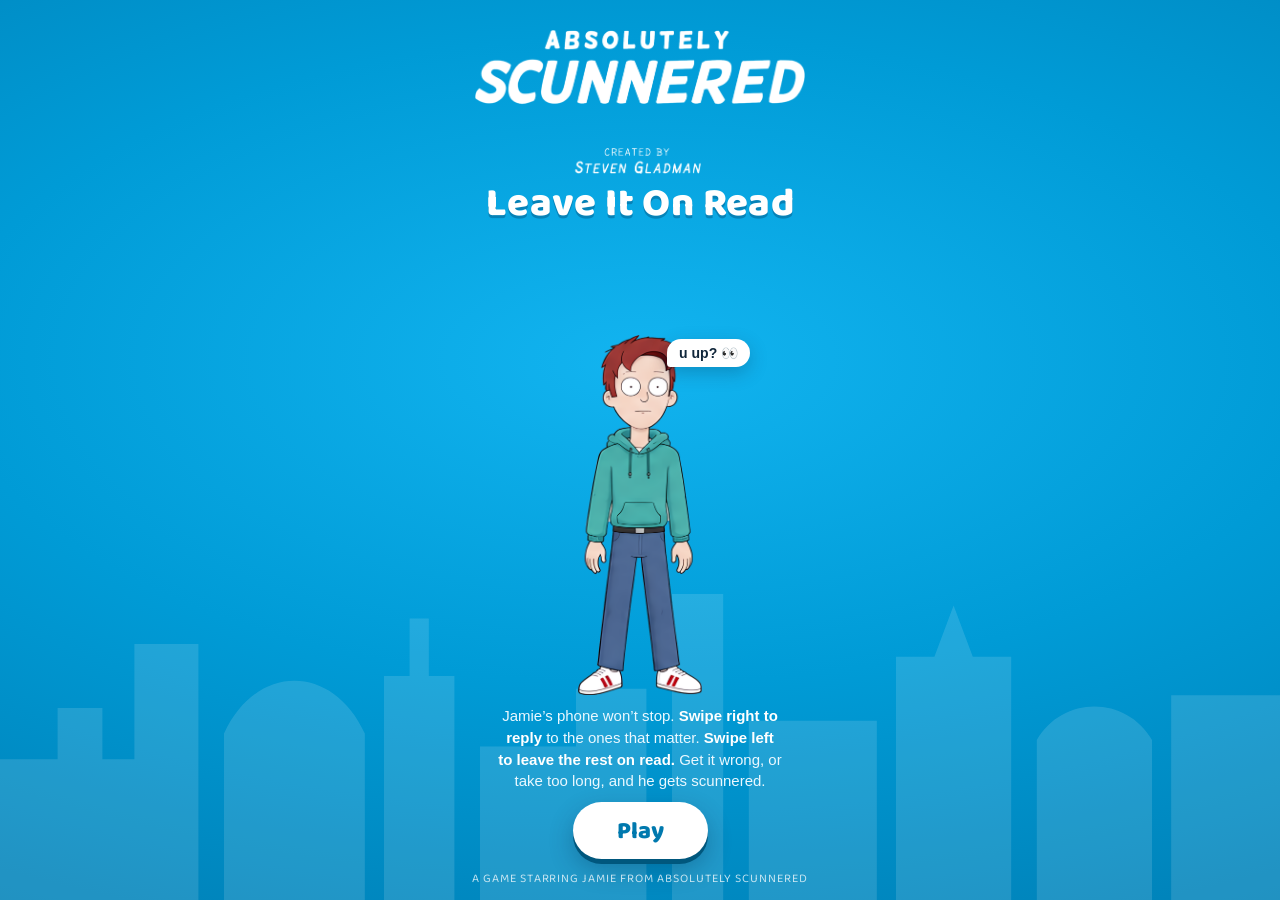
<file: games/leave-it-on-read/index.html>
<!doctype html>
<html lang="en-GB">
<head>
  <meta charset="utf-8">
  <meta name="viewport" content="width=device-width, initial-scale=1">
  <title>Leave It On Read has moved</title>
  <meta name="robots" content="noindex">
  <link rel="canonical" href="/absolutelyscunnered/play/">
  <meta http-equiv="refresh" content="0; url=/absolutelyscunnered/play/">
  <style>body { margin: 0; min-height: 100vh; display: grid; place-items: center; background: #009BD6; color: #fff; font: 600 18px/1.5 system-ui, sans-serif; text-align: center; padding: 24px; } a { color: #fff; }</style>
  <script>location.replace('/absolutelyscunnered/play/');</script>
</head>
<body>
  <p>The game has moved. <a href="/absolutelyscunnered/play/">Play Leave It On Read</a></p>
</body>
</html>
</file>
